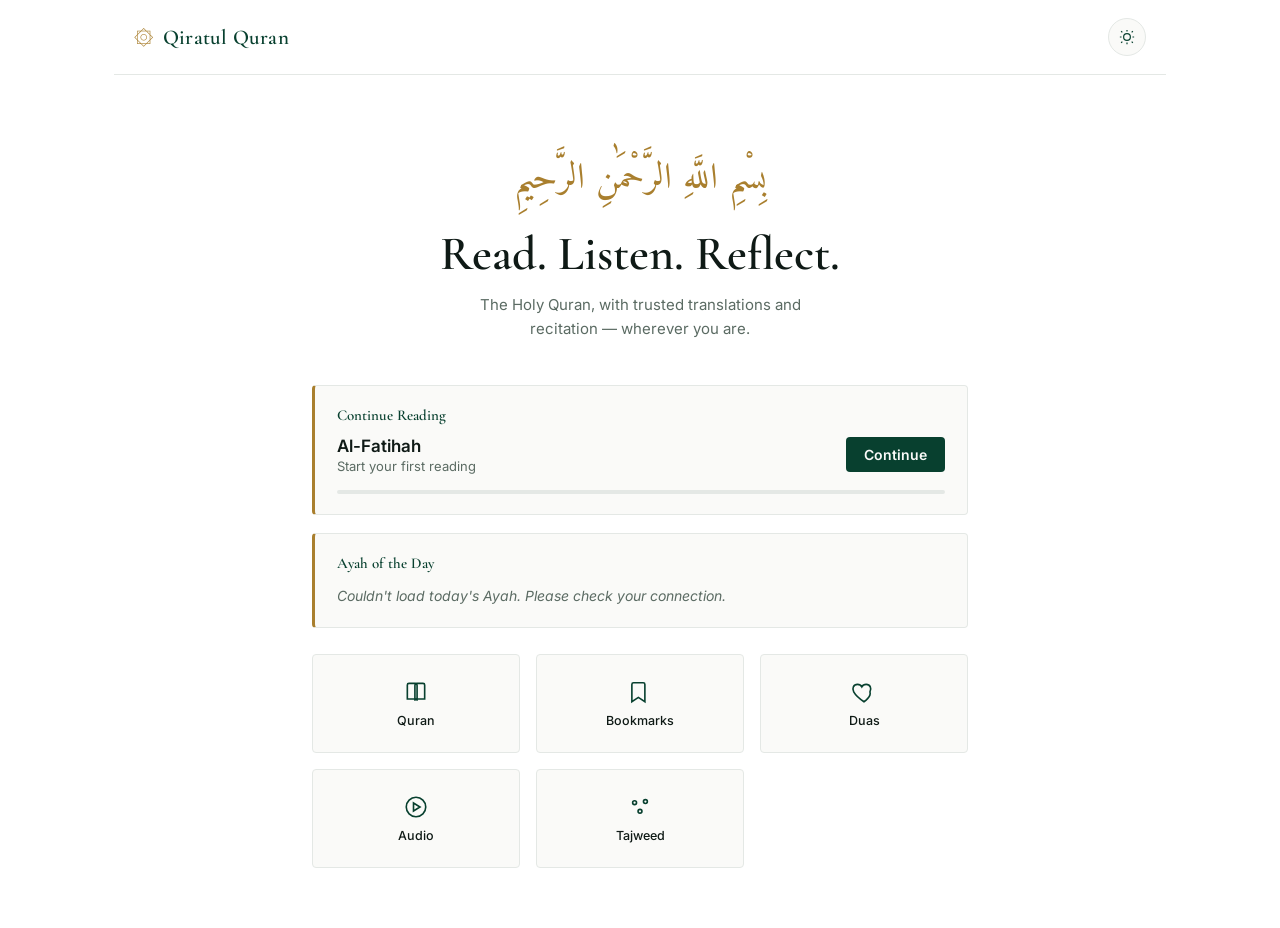
<file: index.html>
<!DOCTYPE html>
<html lang="en">
<head>
<meta charset="UTF-8">
<meta name="viewport" content="width=device-width, initial-scale=1.0">
<title>Qiratul Quran — Read, Listen & Memorize the Holy Quran Online</title>
<meta name="description" content="Read the Holy Quran online with authentic Arabic text, English & Urdu translations, Tajweed color-coding, audio recitation, bookmarks, and daily duas. Free, fast, and mobile-friendly.">
<meta name="keywords" content="Quran online, read Quran, Quran with translation, Quran Tajweed, Quran audio, Quran recitation, Islamic app, Quran memorization, Hifz, Surah list, Juz navigation, daily dua, Muslim app, Quran English translation, Quran Urdu translation, Quran mp3, online Mushaf">
<meta name="author" content="Qiratul Quran">
<link rel="canonical" href="https://www.qiratulquran.com/app/">

<meta property="og:type" content="website">
<meta property="og:title" content="Qiratul Quran — Read, Listen & Memorize the Holy Quran Online">
<meta property="og:description" content="Authentic Quran text, translations, Tajweed coloring, audio recitation, and daily duas — free and mobile-friendly.">
<meta property="og:site_name" content="Qiratul Quran">

<meta name="twitter:card" content="summary">
<meta name="twitter:title" content="Qiratul Quran — Read, Listen & Memorize the Holy Quran Online">
<meta name="twitter:description" content="Authentic Quran text, translations, Tajweed coloring, audio recitation, and daily duas — free and mobile-friendly.">

<meta name="theme-color" content="#08402F">
<link rel="preconnect" href="https://fonts.googleapis.com">
<link rel="preconnect" href="https://fonts.gstatic.com" crossorigin>
<link href="https://fonts.googleapis.com/css2?family=Amiri:wght@400;700&family=Cormorant+Garamond:wght@500;600;700&family=Inter:wght@400;500;600;700&display=swap" rel="stylesheet">
<link rel="stylesheet" href="style.css">
</head>
<body>

<div class="app-shell">

  <!-- Top bar -->
  <header class="topbar">
    <div class="brand">
      <span class="brand-mark" aria-hidden="true">۞</span>
      <span class="brand-name">Qiratul Quran</span>
    </div>
    <button class="theme-toggle" id="themeToggle" aria-label="Switch between light and dark mode">
      <svg class="icon-sun" viewBox="0 0 24 24" fill="none" stroke="currentColor" stroke-width="1.6"><circle cx="12" cy="12" r="4.5"/><path d="M12 2.5v2.2M12 19.3v2.2M4.2 4.2l1.55 1.55M18.25 18.25l1.55 1.55M2.5 12h2.2M19.3 12h2.2M4.2 19.8l1.55-1.55M18.25 5.75l1.55-1.55"/></svg>
      <svg class="icon-moon" viewBox="0 0 24 24" fill="none" stroke="currentColor" stroke-width="1.6"><path d="M20 14.2A8.5 8.5 0 1 1 9.8 4a6.8 6.8 0 0 0 10.2 10.2Z"/></svg>
    </button>
  </header>

  <main class="content">

    <!-- Hero -->
    <section class="hero">
      <p class="hero-bismillah" lang="ar" dir="rtl">بِسْمِ اللَّهِ الرَّحْمَٰنِ الرَّحِيمِ</p>
      <h1 class="hero-title">Read. Listen. Reflect.</h1>
      <p class="hero-sub">The Holy Quran, with trusted translations and recitation — wherever you are.</p>
    </section>

    <!-- Continue reading -->
    <section class="panel continue-panel" id="continuePanel" aria-label="Continue reading" hidden>
      <div class="panel-label">Continue Reading</div>
      <div class="continue-row">
        <div class="continue-info">
          <span class="continue-surah" id="continueSurah"></span>
          <span class="continue-ayah" id="continueAyah"></span>
        </div>
        <a class="btn btn-primary" id="continueBtn" href="#">Continue</a>
      </div>
      <div class="progress-track" aria-hidden="true">
        <div class="progress-fill" id="continueProgress"></div>
      </div>
    </section>

    <!-- Daily Ayah -->
    <section class="panel ayah-panel" aria-label="Ayah of the day">
      <div class="panel-label">Ayah of the Day</div>
      <div id="ayahLoading" class="ayah-placeholder"><p>Loading today's Ayah…</p></div>
      <div id="ayahContent" hidden>
        <p class="daily-ayah-arabic" id="dailyAyahArabic" lang="ar" dir="rtl"></p>
        <p class="daily-ayah-translation" id="dailyAyahTranslation"></p>
        <p class="daily-ayah-ref" id="dailyAyahRef"></p>
      </div>
    </section>

    <!-- Quick access -->
    <section class="quick-access" aria-label="Quick access">
      <a class="quick-item" href="quran.html">
        <span class="quick-icon" aria-hidden="true">
          <svg viewBox="0 0 24 24" fill="none" stroke="currentColor" stroke-width="1.5"><path d="M4 5.5C4 4.7 4.7 4 5.5 4H11a2 2 0 0 1 2 2v14a1.5 1.5 0 0 0-1.5-1.5H4z"/><path d="M20 5.5c0-.8-.7-1.5-1.5-1.5H13a2 2 0 0 0-2 2v14a1.5 1.5 0 0 1 1.5-1.5H20z"/></svg>
        </span>
        <span class="quick-label">Quran</span>
      </a>
      <a class="quick-item" href="bookmarks.html">
        <span class="quick-icon" aria-hidden="true">
          <svg viewBox="0 0 24 24" fill="none" stroke="currentColor" stroke-width="1.5"><path d="M6 3.5h9a1.5 1.5 0 0 1 1.5 1.5v16l-6-4-6 4V5A1.5 1.5 0 0 1 6 3.5Z"/></svg>
        </span>
        <span class="quick-label">Bookmarks</span>
      </a>
      <a class="quick-item" href="duas.html">
        <span class="quick-icon" aria-hidden="true">
          <svg viewBox="0 0 24 24" fill="none" stroke="currentColor" stroke-width="1.5"><path d="M12 21s-7-4.6-9.5-9.1C.7 8.6 2.3 5 6 5c2 0 3.4 1.1 4 2.2C10.6 6.1 12 5 14 5c3.7 0 5.3 3.6 3.5 6.9C19 16.4 12 21 12 21Z"/></svg>
        </span>
        <span class="quick-label">Duas</span>
      </a>
      <a class="quick-item" href="quran.html">
        <span class="quick-icon" aria-hidden="true">
          <svg viewBox="0 0 24 24" fill="none" stroke="currentColor" stroke-width="1.5"><circle cx="12" cy="12" r="9"/><path d="M9.7 8.3v7.4l6-3.7-6-3.7Z"/></svg>
        </span>
        <span class="quick-label">Audio</span>
      </a>
      <a class="quick-item" href="tajweed-guide.html">
        <span class="quick-icon" aria-hidden="true">
          <svg viewBox="0 0 24 24" fill="none" stroke="currentColor" stroke-width="1.5"><circle cx="7" cy="8" r="1.8"/><circle cx="17" cy="7" r="1.8"/><circle cx="12" cy="16" r="1.8"/></svg>
        </span>
        <span class="quick-label">Tajweed</span>
      </a>
    </section>

  </main>

  <!-- Bottom nav (mobile) -->
  <nav class="bottom-nav" aria-label="Primary">
    <a class="nav-item is-active" href="#">
      <svg viewBox="0 0 24 24" fill="none" stroke="currentColor" stroke-width="1.6"><path d="M4 11.5 12 4l8 7.5"/><path d="M6 10v9.5h12V10"/></svg>
      <span>Home</span>
    </a>
    <a class="nav-item" href="quran.html">
      <svg viewBox="0 0 24 24" fill="none" stroke="currentColor" stroke-width="1.6"><path d="M4 5.5C4 4.7 4.7 4 5.5 4H11a2 2 0 0 1 2 2v14a1.5 1.5 0 0 0-1.5-1.5H4z"/><path d="M20 5.5c0-.8-.7-1.5-1.5-1.5H13a2 2 0 0 0-2 2v14a1.5 1.5 0 0 1 1.5-1.5H20z"/></svg>
      <span>Quran</span>
    </a>
    <a class="nav-item" href="#">
      <svg viewBox="0 0 24 24" fill="none" stroke="currentColor" stroke-width="1.6"><circle cx="11" cy="11" r="7"/><path d="m20 20-3.5-3.5"/></svg>
      <span>Search</span>
    </a>
    <a class="nav-item" href="bookmarks.html">
      <svg viewBox="0 0 24 24" fill="none" stroke="currentColor" stroke-width="1.6"><path d="M6 3.5h9a1.5 1.5 0 0 1 1.5 1.5v16l-6-4-6 4V5A1.5 1.5 0 0 1 6 3.5Z"/></svg>
      <span>Saved</span>
    </a>
    <a class="nav-item" href="settings.html">
      <svg viewBox="0 0 24 24" fill="none" stroke="currentColor" stroke-width="1.6"><circle cx="12" cy="8" r="3.2"/><path d="M5 20c1-3.5 4-5.3 7-5.3S18 16.5 19 20"/></svg>
      <span>Account</span>
    </a>
  </nav>

</div>

<script src="script.js"></script>
<script src="home.js"></script>
</body>
</html>
</file>
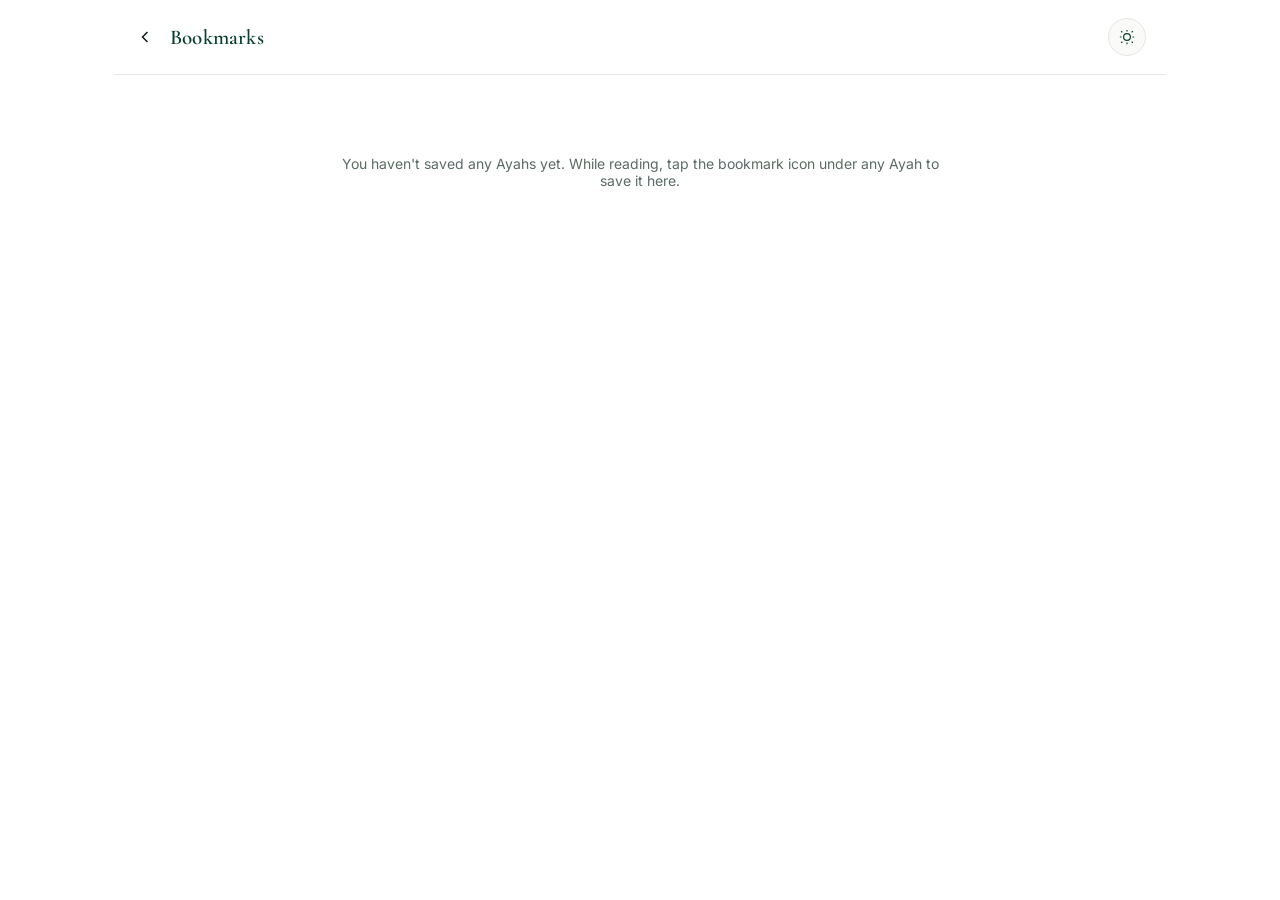
<file: bookmarks.html>
<!DOCTYPE html>
<html lang="en">
<head>
<meta charset="UTF-8">
<meta name="viewport" content="width=device-width, initial-scale=1.0">
<title>Bookmarked Ayahs | Qiratul Quran</title>
<meta name="description" content="View, revisit, and manage your saved Quran Ayahs.">
<link rel="preconnect" href="https://fonts.googleapis.com">
<link rel="preconnect" href="https://fonts.gstatic.com" crossorigin>
<link href="https://fonts.googleapis.com/css2?family=Amiri:wght@400;700&family=Cormorant+Garamond:wght@500;600;700&family=Inter:wght@400;500;600;700&display=swap" rel="stylesheet">
<link rel="stylesheet" href="style.css">
</head>
<body>

<div class="app-shell">

  <header class="topbar">
    <div class="brand">
      <a href="index.html" class="back-link" aria-label="Back to Home">
        <svg viewBox="0 0 24 24" fill="none" stroke="currentColor" stroke-width="1.8"><path d="M15 6l-6 6 6 6"/></svg>
      </a>
      <span class="brand-name">Bookmarks</span>
    </div>
    <button class="theme-toggle" id="themeToggle" aria-label="Switch between light and dark mode">
      <svg class="icon-sun" viewBox="0 0 24 24" fill="none" stroke="currentColor" stroke-width="1.6"><circle cx="12" cy="12" r="4.5"/><path d="M12 2.5v2.2M12 19.3v2.2M4.2 4.2l1.55 1.55M18.25 18.25l1.55 1.55M2.5 12h2.2M19.3 12h2.2M4.2 19.8l1.55-1.55M18.25 5.75l1.55-1.55"/></svg>
      <svg class="icon-moon" viewBox="0 0 24 24" fill="none" stroke="currentColor" stroke-width="1.6"><path d="M20 14.2A8.5 8.5 0 1 1 9.8 4a6.8 6.8 0 0 0 10.2 10.2Z"/></svg>
    </button>
  </header>

  <main class="content">
    <div id="emptyState" class="state-message" hidden>
      You haven't saved any Ayahs yet. While reading, tap the bookmark icon under any Ayah to save it here.
    </div>
    <ul id="bookmarkList" class="item-list" hidden></ul>
  </main>

  <nav class="bottom-nav" aria-label="Primary">
    <a class="nav-item" href="index.html">
      <svg viewBox="0 0 24 24" fill="none" stroke="currentColor" stroke-width="1.6"><path d="M4 11.5 12 4l8 7.5"/><path d="M6 10v9.5h12V10"/></svg>
      <span>Home</span>
    </a>
    <a class="nav-item" href="quran.html">
      <svg viewBox="0 0 24 24" fill="none" stroke="currentColor" stroke-width="1.6"><path d="M4 5.5C4 4.7 4.7 4 5.5 4H11a2 2 0 0 1 2 2v14a1.5 1.5 0 0 0-1.5-1.5H4z"/><path d="M20 5.5c0-.8-.7-1.5-1.5-1.5H13a2 2 0 0 0-2 2v14a1.5 1.5 0 0 1 1.5-1.5H20z"/></svg>
      <span>Quran</span>
    </a>
    <a class="nav-item" href="#">
      <svg viewBox="0 0 24 24" fill="none" stroke="currentColor" stroke-width="1.6"><circle cx="11" cy="11" r="7"/><path d="m20 20-3.5-3.5"/></svg>
      <span>Search</span>
    </a>
    <a class="nav-item is-active" href="bookmarks.html">
      <svg viewBox="0 0 24 24" fill="none" stroke="currentColor" stroke-width="1.6"><path d="M6 3.5h9a1.5 1.5 0 0 1 1.5 1.5v16l-6-4-6 4V5A1.5 1.5 0 0 1 6 3.5Z"/></svg>
      <span>Saved</span>
    </a>
    <a class="nav-item" href="settings.html">
      <svg viewBox="0 0 24 24" fill="none" stroke="currentColor" stroke-width="1.6"><circle cx="12" cy="8" r="3.2"/><path d="M5 20c1-3.5 4-5.3 7-5.3S18 16.5 19 20"/></svg>
      <span>Account</span>
    </a>
  </nav>

</div>

<script src="script.js"></script>
<script src="bookmarks.js"></script>
</body>
</html>
</file>
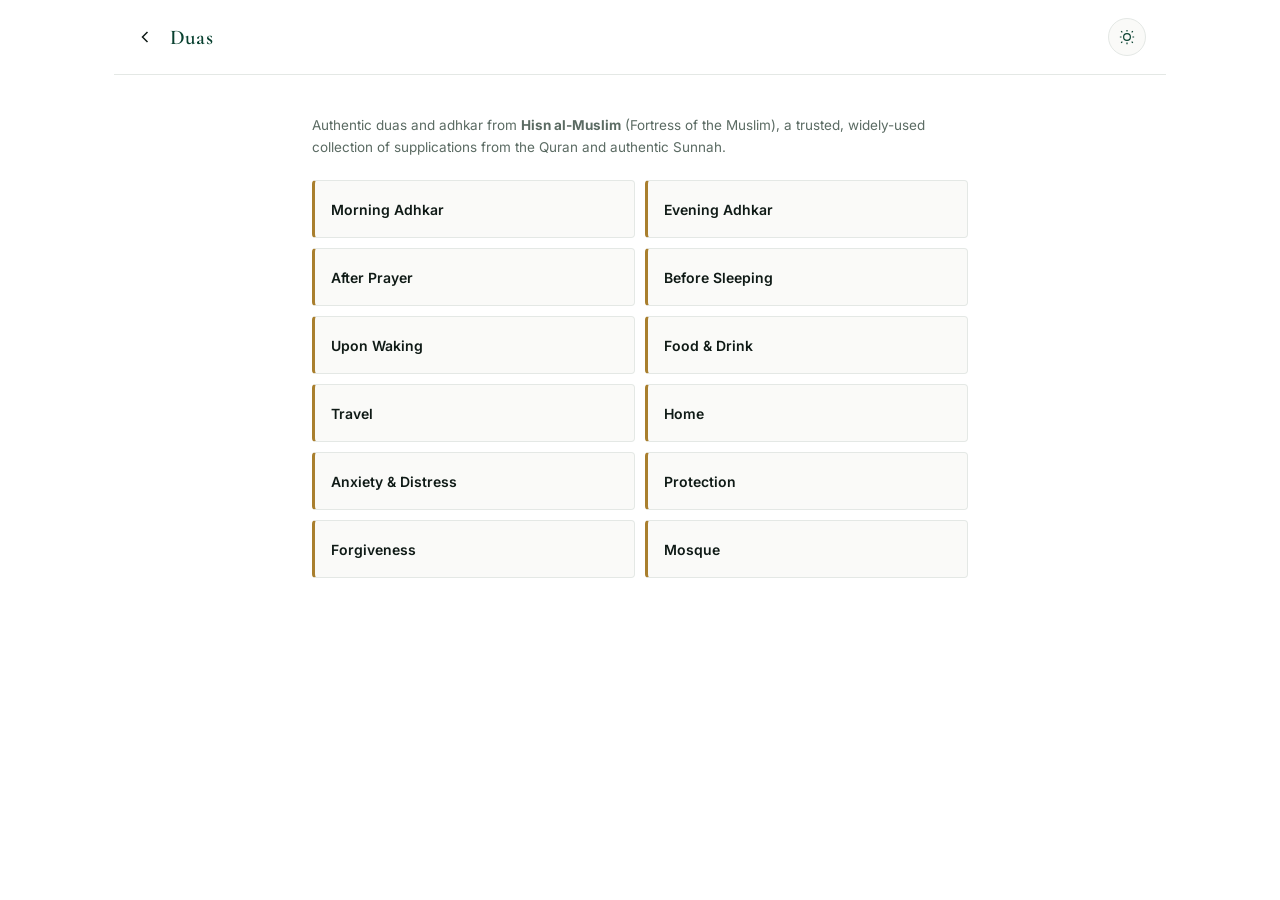
<file: duas.html>
<!DOCTYPE html>
<html lang="en">
<head>
<meta charset="UTF-8">
<meta name="viewport" content="width=device-width, initial-scale=1.0">
<title>Duas & Adhkar — Morning, Evening & Daily | Qiratul Quran</title>
<meta name="description" content="Authentic duas and adhkar from Hisn al-Muslim (Fortress of the Muslim) — morning and evening adhkar, travel, food, protection, and more, with Arabic and English.">
<meta name="keywords" content="Islamic duas, morning adhkar, evening adhkar, Hisn al-Muslim, Fortress of the Muslim, dua for travel, dua before eating, dua for anxiety, authentic dua app">
<meta name="theme-color" content="#08402F">
<link rel="preconnect" href="https://fonts.googleapis.com">
<link rel="preconnect" href="https://fonts.gstatic.com" crossorigin>
<link href="https://fonts.googleapis.com/css2?family=Amiri:wght@400;700&family=Cormorant+Garamond:wght@500;600;700&family=Inter:wght@400;500;600;700&display=swap" rel="stylesheet">
<link rel="stylesheet" href="style.css">
</head>
<body>

<div class="app-shell">

  <!-- Top bar -->
  <header class="topbar">
    <div class="brand">
      <a href="index.html" class="back-link" id="duasBackLink" aria-label="Back">
        <svg viewBox="0 0 24 24" fill="none" stroke="currentColor" stroke-width="1.8"><path d="M15 6l-6 6 6 6"/></svg>
      </a>
      <span class="brand-name" id="duasTitle">Duas</span>
    </div>
    <button class="theme-toggle" id="themeToggle" aria-label="Switch between light and dark mode">
      <svg class="icon-sun" viewBox="0 0 24 24" fill="none" stroke="currentColor" stroke-width="1.6"><circle cx="12" cy="12" r="4.5"/><path d="M12 2.5v2.2M12 19.3v2.2M4.2 4.2l1.55 1.55M18.25 18.25l1.55 1.55M2.5 12h2.2M19.3 12h2.2M4.2 19.8l1.55-1.55M18.25 5.75l1.55-1.55"/></svg>
      <svg class="icon-moon" viewBox="0 0 24 24" fill="none" stroke="currentColor" stroke-width="1.6"><path d="M20 14.2A8.5 8.5 0 1 1 9.8 4a6.8 6.8 0 0 0 10.2 10.2Z"/></svg>
    </button>
  </header>

  <main class="content">

    <p class="page-intro" id="categoryIntro">
      Authentic duas and adhkar from <strong>Hisn al-Muslim</strong> (Fortress of the Muslim), a trusted, widely-used collection of supplications from the Quran and authentic Sunnah.
    </p>

    <!-- Category grid -->
    <div id="categoryGrid" class="dua-category-grid"></div>

    <!-- Loading -->
    <div id="loadingState" class="state-message" hidden>Loading duas…</div>

    <!-- Error -->
    <div id="errorState" class="state-message" hidden>
      Couldn't load duas right now. Please check your connection and
      <button id="retryBtn" class="link-btn">try again</button>.
    </div>

    <!-- Dua detail list -->
    <ul id="duaList" class="dua-list" hidden></ul>

  </main>

  <!-- Bottom nav (mobile) -->
  <nav class="bottom-nav" aria-label="Primary">
    <a class="nav-item" href="index.html">
      <svg viewBox="0 0 24 24" fill="none" stroke="currentColor" stroke-width="1.6"><path d="M4 11.5 12 4l8 7.5"/><path d="M6 10v9.5h12V10"/></svg>
      <span>Home</span>
    </a>
    <a class="nav-item" href="quran.html">
      <svg viewBox="0 0 24 24" fill="none" stroke="currentColor" stroke-width="1.6"><path d="M4 5.5C4 4.7 4.7 4 5.5 4H11a2 2 0 0 1 2 2v14a1.5 1.5 0 0 0-1.5-1.5H4z"/><path d="M20 5.5c0-.8-.7-1.5-1.5-1.5H13a2 2 0 0 0-2 2v14a1.5 1.5 0 0 1 1.5-1.5H20z"/></svg>
      <span>Quran</span>
    </a>
    <a class="nav-item" href="#">
      <svg viewBox="0 0 24 24" fill="none" stroke="currentColor" stroke-width="1.6"><circle cx="11" cy="11" r="7"/><path d="m20 20-3.5-3.5"/></svg>
      <span>Search</span>
    </a>
    <a class="nav-item" href="bookmarks.html">
      <svg viewBox="0 0 24 24" fill="none" stroke="currentColor" stroke-width="1.6"><path d="M6 3.5h9a1.5 1.5 0 0 1 1.5 1.5v16l-6-4-6 4V5A1.5 1.5 0 0 1 6 3.5Z"/></svg>
      <span>Saved</span>
    </a>
    <a class="nav-item" href="settings.html">
      <svg viewBox="0 0 24 24" fill="none" stroke="currentColor" stroke-width="1.6"><circle cx="12" cy="8" r="3.2"/><path d="M5 20c1-3.5 4-5.3 7-5.3S18 16.5 19 20"/></svg>
      <span>Account</span>
    </a>
  </nav>

</div>

<script src="script.js"></script>
<script src="duas.js"></script>
</body>
</html>
</file>
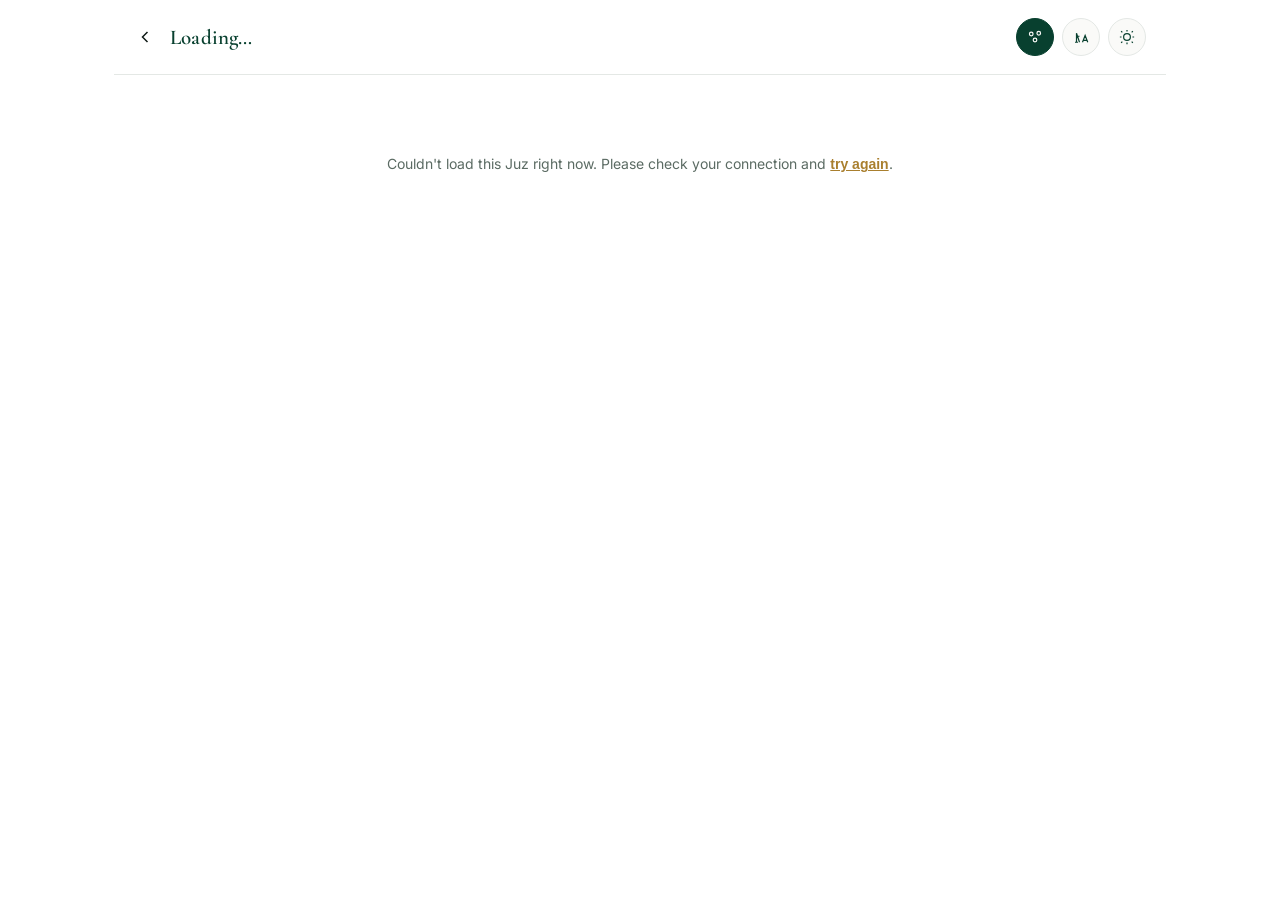
<file: juz.html>
<!DOCTYPE html>
<html lang="en">
<head>
<meta charset="UTF-8">
<meta name="viewport" content="width=device-width, initial-scale=1.0">
<title>Juz Reader — The Holy Quran | Qiratul Quran</title>
<meta name="description" content="Read the Holy Quran by Juz (Para), with authentic Arabic text, Tajweed coloring, translation, and audio recitation.">
<meta name="keywords" content="Juz Quran, Para Quran, Quran by Juz, 30 Juz Quran, Quran Para reading">
<meta name="theme-color" content="#08402F">
<link rel="preconnect" href="https://fonts.googleapis.com">
<link rel="preconnect" href="https://fonts.gstatic.com" crossorigin>
<link href="https://fonts.googleapis.com/css2?family=Amiri:wght@400;700&family=Cormorant+Garamond:wght@500;600;700&family=Inter:wght@400;500;600;700&display=swap" rel="stylesheet">
<link rel="stylesheet" href="style.css">
</head>
<body>

<div class="app-shell">

  <header class="topbar">
    <div class="brand">
      <a href="quran.html" class="back-link" aria-label="Back to Quran list">
        <svg viewBox="0 0 24 24" fill="none" stroke="currentColor" stroke-width="1.8"><path d="M15 6l-6 6 6 6"/></svg>
      </a>
      <span class="brand-name" id="juzTitle">Loading…</span>
    </div>
    <div class="topbar-actions">
      <button class="icon-btn" id="tajweedBtn" aria-label="Toggle Tajweed coloring">
        <svg viewBox="0 0 24 24" fill="none" stroke="currentColor" stroke-width="1.6"><circle cx="7" cy="8" r="2.4"/><circle cx="17" cy="7" r="2.4"/><circle cx="12" cy="16" r="2.4"/></svg>
      </button>
      <button class="icon-btn" id="fontSizeBtn" aria-label="Adjust text size">
        <svg viewBox="0 0 24 24" fill="none" stroke="currentColor" stroke-width="1.6"><path d="M4 19h4M6 19V7l4 12M6 11h4M14 19l3.5-9 3.5 9M14.8 16.5h5.4"/></svg>
      </button>
      <button class="theme-toggle" id="themeToggle" aria-label="Switch between light and dark mode">
        <svg class="icon-sun" viewBox="0 0 24 24" fill="none" stroke="currentColor" stroke-width="1.6"><circle cx="12" cy="12" r="4.5"/><path d="M12 2.5v2.2M12 19.3v2.2M4.2 4.2l1.55 1.55M18.25 18.25l1.55 1.55M2.5 12h2.2M19.3 12h2.2M4.2 19.8l1.55-1.55M18.25 5.75l1.55-1.55"/></svg>
        <svg class="icon-moon" viewBox="0 0 24 24" fill="none" stroke="currentColor" stroke-width="1.6"><path d="M20 14.2A8.5 8.5 0 1 1 9.8 4a6.8 6.8 0 0 0 10.2 10.2Z"/></svg>
      </button>
    </div>
  </header>

  <div class="font-popover" id="fontPopover" hidden>
    <label>
      Arabic text size
      <input type="range" id="arabicSizeSlider" min="20" max="44" step="2">
    </label>
    <label>
      Translation text size
      <input type="range" id="translationSizeSlider" min="13" max="24" step="1">
    </label>
    <a href="tajweed-guide.html" class="link-btn" style="align-self:flex-start;">View Tajweed color guide</a>
  </div>

  <main class="content reader-content">

    <p class="source-label" id="translationSource" hidden></p>

    <div id="loadingState" class="state-message">Loading Juz…</div>

    <div id="errorState" class="state-message" hidden>
      Couldn't load this Juz right now. Please check your connection and
      <button id="retryBtn" class="link-btn">try again</button>.
    </div>

    <ul id="ayahList" class="ayah-list" hidden></ul>

  </main>

  <div class="audio-bar" id="audioBar" hidden>
    <button class="audio-btn" id="prevAyahBtn" aria-label="Previous Ayah">
      <svg viewBox="0 0 24 24" fill="none" stroke="currentColor" stroke-width="1.8"><path d="M16 5l-7 7 7 7M8 5v14"/></svg>
    </button>
    <button class="audio-btn audio-btn-play" id="playPauseBtn" aria-label="Play or pause">
      <svg class="icon-play" viewBox="0 0 24 24" fill="currentColor"><path d="M8 5v14l11-7z"/></svg>
      <svg class="icon-pause" viewBox="0 0 24 24" fill="currentColor" hidden><rect x="6" y="5" width="4" height="14"/><rect x="14" y="5" width="4" height="14"/></svg>
    </button>
    <button class="audio-btn" id="nextAyahBtn" aria-label="Next Ayah">
      <svg viewBox="0 0 24 24" fill="none" stroke="currentColor" stroke-width="1.8"><path d="M8 5l7 7-7 7M16 5v14"/></svg>
    </button>
    <span class="audio-label" id="audioLabel">Ayah 1</span>
  </div>

  <audio id="audioPlayer"></audio>

</div>

<script src="script.js"></script>
<script src="juz.js"></script>
</body>
</html>
</file>
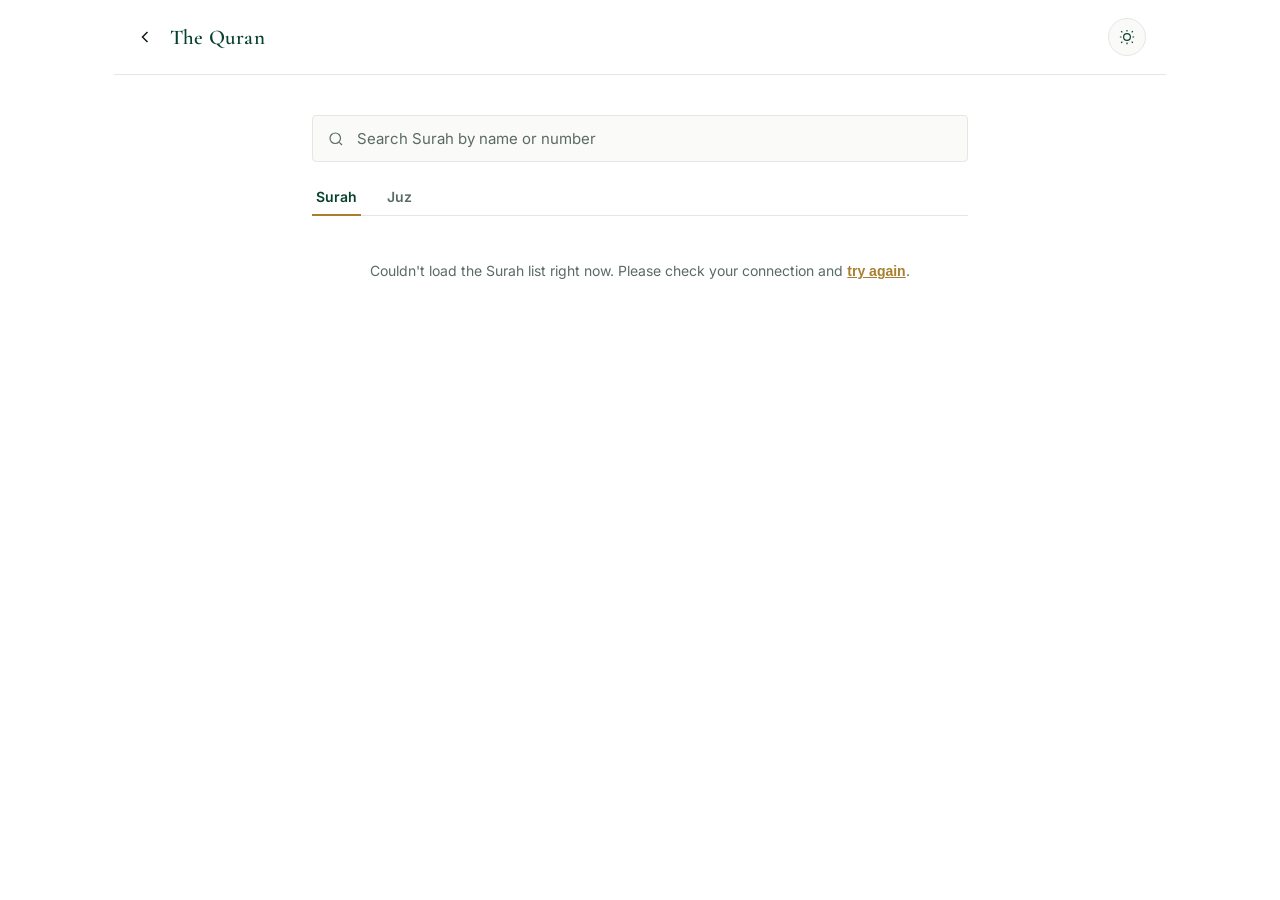
<file: quran.html>
<!DOCTYPE html>
<html lang="en">
<head>
<meta charset="UTF-8">
<meta name="viewport" content="width=device-width, initial-scale=1.0">
<title>All 114 Surahs — The Holy Quran | Qiratul Quran</title>
<meta name="description" content="Browse all 114 Surahs of the Holy Quran with Arabic names, English names, Makki/Madani status, Ayah counts, search, and Juz navigation.">
<meta name="keywords" content="114 Surahs, Quran Surah list, Surah names, Makki Madani Surahs, Juz navigation, Quran chapters, Surah search">
<link rel="canonical" href="https://www.qiratulquran.com/app/quran.html">
<meta name="theme-color" content="#08402F">
<link rel="preconnect" href="https://fonts.googleapis.com">
<link rel="preconnect" href="https://fonts.gstatic.com" crossorigin>
<link href="https://fonts.googleapis.com/css2?family=Amiri:wght@400;700&family=Cormorant+Garamond:wght@500;600;700&family=Inter:wght@400;500;600;700&display=swap" rel="stylesheet">
<link rel="stylesheet" href="style.css">
</head>
<body>

<div class="app-shell">

  <!-- Top bar -->
  <header class="topbar">
    <div class="brand">
      <a href="index.html" class="back-link" aria-label="Back to Home">
        <svg viewBox="0 0 24 24" fill="none" stroke="currentColor" stroke-width="1.8"><path d="M15 6l-6 6 6 6"/></svg>
      </a>
      <span class="brand-name">The Quran</span>
    </div>
    <button class="theme-toggle" id="themeToggle" aria-label="Switch between light and dark mode">
      <svg class="icon-sun" viewBox="0 0 24 24" fill="none" stroke="currentColor" stroke-width="1.6"><circle cx="12" cy="12" r="4.5"/><path d="M12 2.5v2.2M12 19.3v2.2M4.2 4.2l1.55 1.55M18.25 18.25l1.55 1.55M2.5 12h2.2M19.3 12h2.2M4.2 19.8l1.55-1.55M18.25 5.75l1.55-1.55"/></svg>
      <svg class="icon-moon" viewBox="0 0 24 24" fill="none" stroke="currentColor" stroke-width="1.6"><path d="M20 14.2A8.5 8.5 0 1 1 9.8 4a6.8 6.8 0 0 0 10.2 10.2Z"/></svg>
    </button>
  </header>

  <main class="content">

    <!-- Search -->
    <div class="search-bar">
      <svg viewBox="0 0 24 24" fill="none" stroke="currentColor" stroke-width="1.6" class="search-icon"><circle cx="11" cy="11" r="7"/><path d="m20 20-3.5-3.5"/></svg>
      <input type="text" id="searchInput" placeholder="Search Surah by name or number" autocomplete="off">
    </div>

    <!-- Tabs -->
    <div class="tab-group" role="tablist">
      <button class="tab is-active" id="tabSurah" role="tab" aria-selected="true">Surah</button>
      <button class="tab" id="tabJuz" role="tab" aria-selected="false">Juz</button>
    </div>

    <!-- Loading -->
    <div id="loadingState" class="state-message">Loading Surah list…</div>

    <!-- Error -->
    <div id="errorState" class="state-message" hidden>
      Couldn't load the Surah list right now. Please check your connection and
      <button id="retryBtn" class="link-btn">try again</button>.
    </div>

    <!-- Surah list -->
    <ul id="surahList" class="item-list" hidden></ul>

    <!-- Juz list -->
    <ul id="juzList" class="item-list" hidden></ul>

    <!-- No results -->
    <div id="noResults" class="state-message" hidden>No Surah matches your search.</div>

  </main>

  <!-- Bottom nav (mobile) -->
  <nav class="bottom-nav" aria-label="Primary">
    <a class="nav-item" href="index.html">
      <svg viewBox="0 0 24 24" fill="none" stroke="currentColor" stroke-width="1.6"><path d="M4 11.5 12 4l8 7.5"/><path d="M6 10v9.5h12V10"/></svg>
      <span>Home</span>
    </a>
    <a class="nav-item is-active" href="quran.html">
      <svg viewBox="0 0 24 24" fill="none" stroke="currentColor" stroke-width="1.6"><path d="M4 5.5C4 4.7 4.7 4 5.5 4H11a2 2 0 0 1 2 2v14a1.5 1.5 0 0 0-1.5-1.5H4z"/><path d="M20 5.5c0-.8-.7-1.5-1.5-1.5H13a2 2 0 0 0-2 2v14a1.5 1.5 0 0 1 1.5-1.5H20z"/></svg>
      <span>Quran</span>
    </a>
    <a class="nav-item" href="#">
      <svg viewBox="0 0 24 24" fill="none" stroke="currentColor" stroke-width="1.6"><circle cx="11" cy="11" r="7"/><path d="m20 20-3.5-3.5"/></svg>
      <span>Search</span>
    </a>
    <a class="nav-item" href="#">
      <svg viewBox="0 0 24 24" fill="none" stroke="currentColor" stroke-width="1.6"><path d="M6 3.5h9a1.5 1.5 0 0 1 1.5 1.5v16l-6-4-6 4V5A1.5 1.5 0 0 1 6 3.5Z"/></svg>
      <span>Saved</span>
    </a>
    <a class="nav-item" href="#">
      <svg viewBox="0 0 24 24" fill="none" stroke="currentColor" stroke-width="1.6"><circle cx="12" cy="8" r="3.2"/><path d="M5 20c1-3.5 4-5.3 7-5.3S18 16.5 19 20"/></svg>
      <span>Account</span>
    </a>
  </nav>

</div>

<script src="script.js"></script>
<script src="quran.js"></script>
</body>
</html>
</file>
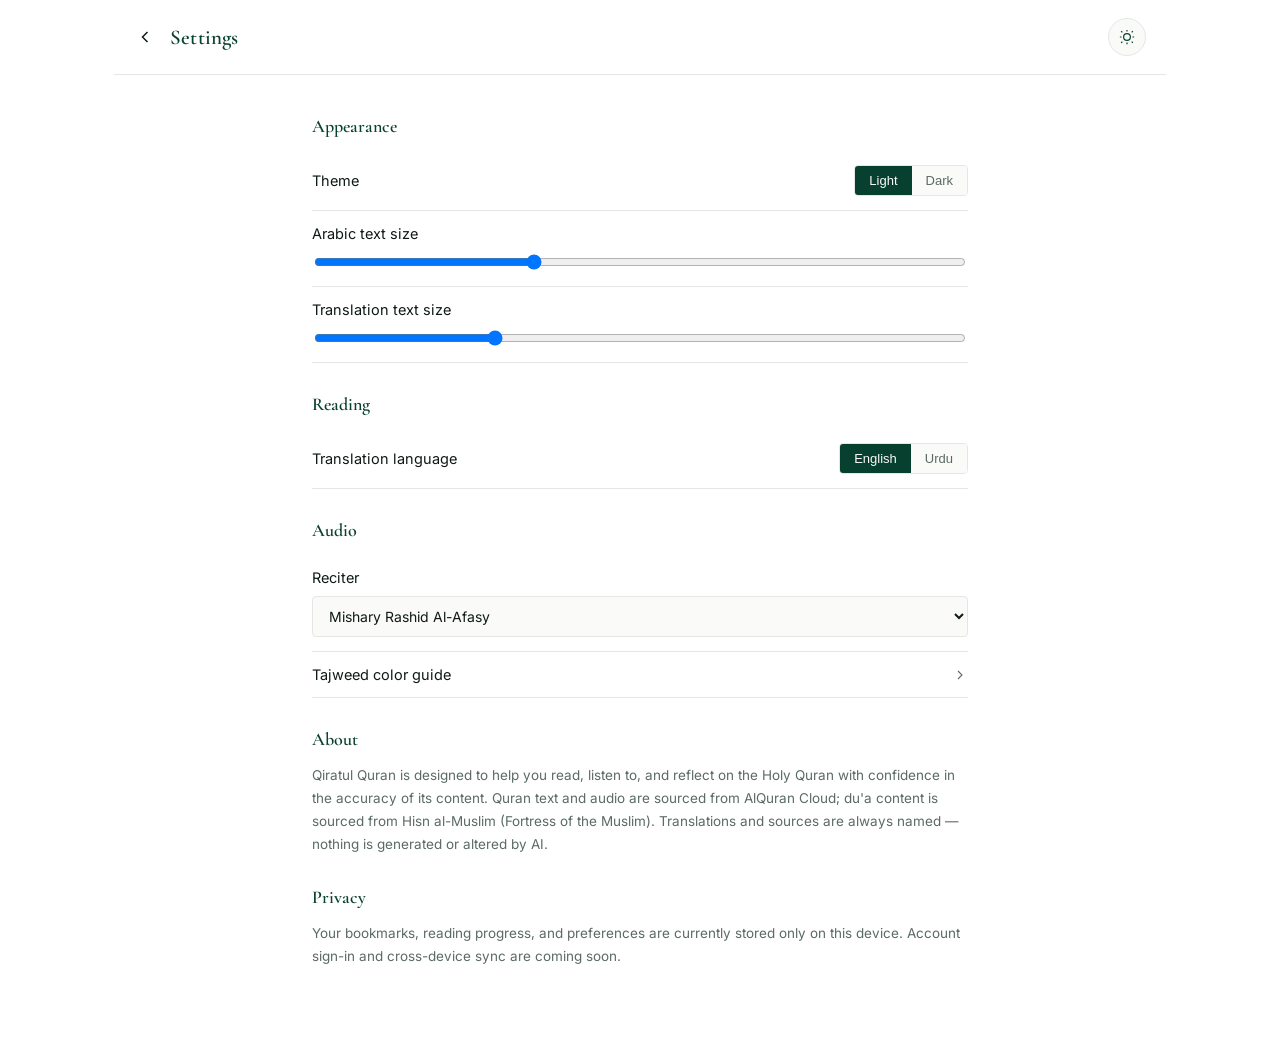
<file: settings.html>
<!DOCTYPE html>
<html lang="en">
<head>
<meta charset="UTF-8">
<meta name="viewport" content="width=device-width, initial-scale=1.0">
<title>Settings | Qiratul Quran</title>
<meta name="description" content="Customize theme, font size, translation language, and reciter preferences.">
<link rel="preconnect" href="https://fonts.googleapis.com">
<link rel="preconnect" href="https://fonts.gstatic.com" crossorigin>
<link href="https://fonts.googleapis.com/css2?family=Amiri:wght@400;700&family=Cormorant+Garamond:wght@500;600;700&family=Inter:wght@400;500;600;700&display=swap" rel="stylesheet">
<link rel="stylesheet" href="style.css">
</head>
<body>

<div class="app-shell">

  <header class="topbar">
    <div class="brand">
      <a href="index.html" class="back-link" aria-label="Back to Home">
        <svg viewBox="0 0 24 24" fill="none" stroke="currentColor" stroke-width="1.8"><path d="M15 6l-6 6 6 6"/></svg>
      </a>
      <span class="brand-name">Settings</span>
    </div>
    <button class="theme-toggle" id="themeToggle" aria-label="Switch between light and dark mode">
      <svg class="icon-sun" viewBox="0 0 24 24" fill="none" stroke="currentColor" stroke-width="1.6"><circle cx="12" cy="12" r="4.5"/><path d="M12 2.5v2.2M12 19.3v2.2M4.2 4.2l1.55 1.55M18.25 18.25l1.55 1.55M2.5 12h2.2M19.3 12h2.2M4.2 19.8l1.55-1.55M18.25 5.75l1.55-1.55"/></svg>
      <svg class="icon-moon" viewBox="0 0 24 24" fill="none" stroke="currentColor" stroke-width="1.6"><path d="M20 14.2A8.5 8.5 0 1 1 9.8 4a6.8 6.8 0 0 0 10.2 10.2Z"/></svg>
    </button>
  </header>

  <main class="content">

    <section class="settings-section">
      <h2 class="settings-heading">Appearance</h2>

      <div class="settings-row">
        <span>Theme</span>
        <div class="segmented" id="themeSegmented">
          <button data-value="light">Light</button>
          <button data-value="dark">Dark</button>
        </div>
      </div>

      <div class="settings-row settings-row-stack">
        <label for="arabicSizeSlider">Arabic text size</label>
        <input type="range" id="arabicSizeSlider" min="20" max="44" step="2">
      </div>

      <div class="settings-row settings-row-stack">
        <label for="translationSizeSlider">Translation text size</label>
        <input type="range" id="translationSizeSlider" min="13" max="24" step="1">
      </div>
    </section>

    <section class="settings-section">
      <h2 class="settings-heading">Reading</h2>

      <div class="settings-row">
        <span>Translation language</span>
        <div class="segmented" id="langSegmented">
          <button data-value="en">English</button>
          <button data-value="ur">Urdu</button>
        </div>
      </div>
    </section>

    <section class="settings-section">
      <h2 class="settings-heading">Audio</h2>
      <div class="settings-row settings-row-stack">
        <label for="reciterSelect">Reciter</label>
        <select id="reciterSelect" class="select-input">
          <option value="ar.alafasy">Mishary Rashid Al-Afasy</option>
          <option value="ar.abdulbasit">Abdul Basit Abdul Samad</option>
          <option value="ar.husary">Mahmoud Khalil Al-Husary</option>
          <option value="ar.minshawi">Mohamed Siddiq Al-Minshawi</option>
        </select>
      </div>
      <div class="settings-row">
        <a href="tajweed-guide.html">Tajweed color guide</a>
        <svg viewBox="0 0 24 24" fill="none" stroke="currentColor" stroke-width="1.6" style="width:16px;height:16px;color:var(--ink-soft);"><path d="M9 6l6 6-6 6"/></svg>
      </div>
    </section>

    <section class="settings-section">
      <h2 class="settings-heading">About</h2>
      <p class="settings-text">
        Qiratul Quran is designed to help you read, listen to, and reflect on the Holy Quran with confidence in the accuracy of its content. Quran text and audio are sourced from AlQuran Cloud; du'a content is sourced from Hisn al-Muslim (Fortress of the Muslim). Translations and sources are always named — nothing is generated or altered by AI.
      </p>
    </section>

    <section class="settings-section">
      <h2 class="settings-heading">Privacy</h2>
      <p class="settings-text">
        Your bookmarks, reading progress, and preferences are currently stored only on this device. Account sign-in and cross-device sync are coming soon.
      </p>
    </section>

  </main>

  <nav class="bottom-nav" aria-label="Primary">
    <a class="nav-item" href="index.html">
      <svg viewBox="0 0 24 24" fill="none" stroke="currentColor" stroke-width="1.6"><path d="M4 11.5 12 4l8 7.5"/><path d="M6 10v9.5h12V10"/></svg>
      <span>Home</span>
    </a>
    <a class="nav-item" href="quran.html">
      <svg viewBox="0 0 24 24" fill="none" stroke="currentColor" stroke-width="1.6"><path d="M4 5.5C4 4.7 4.7 4 5.5 4H11a2 2 0 0 1 2 2v14a1.5 1.5 0 0 0-1.5-1.5H4z"/><path d="M20 5.5c0-.8-.7-1.5-1.5-1.5H13a2 2 0 0 0-2 2v14a1.5 1.5 0 0 1 1.5-1.5H20z"/></svg>
      <span>Quran</span>
    </a>
    <a class="nav-item" href="#">
      <svg viewBox="0 0 24 24" fill="none" stroke="currentColor" stroke-width="1.6"><circle cx="11" cy="11" r="7"/><path d="m20 20-3.5-3.5"/></svg>
      <span>Search</span>
    </a>
    <a class="nav-item" href="bookmarks.html">
      <svg viewBox="0 0 24 24" fill="none" stroke="currentColor" stroke-width="1.6"><path d="M6 3.5h9a1.5 1.5 0 0 1 1.5 1.5v16l-6-4-6 4V5A1.5 1.5 0 0 1 6 3.5Z"/></svg>
      <span>Saved</span>
    </a>
    <a class="nav-item is-active" href="settings.html">
      <svg viewBox="0 0 24 24" fill="none" stroke="currentColor" stroke-width="1.6"><circle cx="12" cy="8" r="3.2"/><path d="M5 20c1-3.5 4-5.3 7-5.3S18 16.5 19 20"/></svg>
      <span>Account</span>
    </a>
  </nav>

</div>

<script src="script.js"></script>
<script src="settings.js"></script>
</body>
</html>
</file>
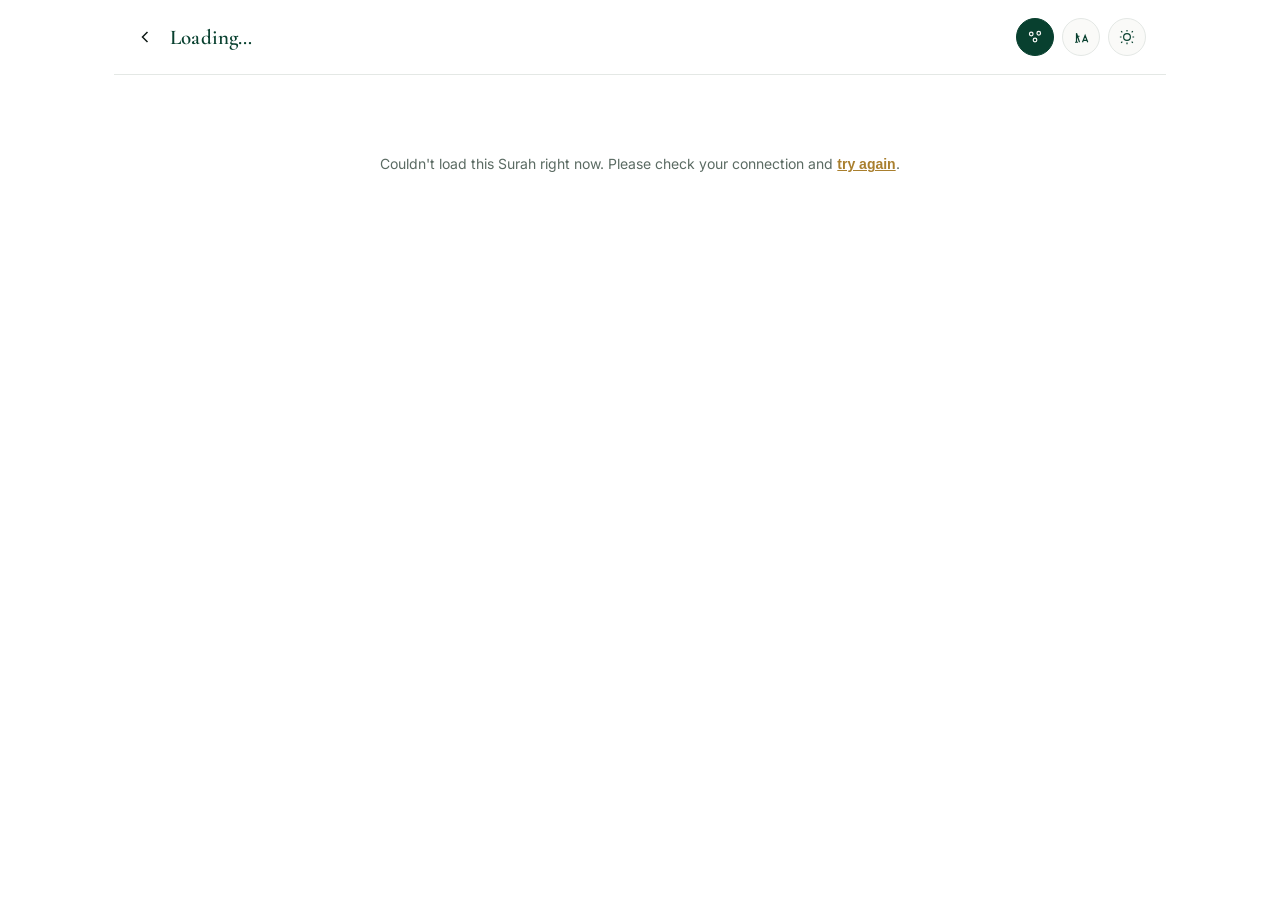
<file: surah.html>
<!DOCTYPE html>
<html lang="en">
<head>
<meta charset="UTF-8">
<meta name="viewport" content="width=device-width, initial-scale=1.0">
<title>Quran Reader — Arabic, Translation & Audio | Qiratul Quran</title>
<meta name="description" content="Read the Holy Quran verse by verse with authentic Arabic text, Tajweed color-coding, English & Urdu translation, and audio recitation from renowned Qaris.">
<meta name="keywords" content="Quran reader, read Quran online, Quran Tajweed colors, Quran translation, Quran audio recitation, Ayah by Ayah, Mishary Alafasy Quran, Abdul Basit Quran">
<meta name="theme-color" content="#08402F">
<link rel="preconnect" href="https://fonts.googleapis.com">
<link rel="preconnect" href="https://fonts.gstatic.com" crossorigin>
<link href="https://fonts.googleapis.com/css2?family=Amiri:wght@400;700&family=Cormorant+Garamond:wght@500;600;700&family=Inter:wght@400;500;600;700&display=swap" rel="stylesheet">
<link rel="stylesheet" href="style.css">
</head>
<body>

<div class="app-shell">

  <!-- Top bar -->
  <header class="topbar">
    <div class="brand">
      <a href="quran.html" class="back-link" aria-label="Back to Quran list">
        <svg viewBox="0 0 24 24" fill="none" stroke="currentColor" stroke-width="1.8"><path d="M15 6l-6 6 6 6"/></svg>
      </a>
      <span class="brand-name" id="surahTitle">Loading…</span>
    </div>
    <div class="topbar-actions">
      <button class="icon-btn" id="tajweedBtn" aria-label="Toggle Tajweed coloring">
        <svg viewBox="0 0 24 24" fill="none" stroke="currentColor" stroke-width="1.6"><circle cx="7" cy="8" r="2.4"/><circle cx="17" cy="7" r="2.4"/><circle cx="12" cy="16" r="2.4"/></svg>
      </button>
      <button class="icon-btn" id="fontSizeBtn" aria-label="Adjust text size">
        <svg viewBox="0 0 24 24" fill="none" stroke="currentColor" stroke-width="1.6"><path d="M4 19h4M6 19V7l4 12M6 11h4M14 19l3.5-9 3.5 9M14.8 16.5h5.4"/></svg>
      </button>
      <button class="theme-toggle" id="themeToggle" aria-label="Switch between light and dark mode">
        <svg class="icon-sun" viewBox="0 0 24 24" fill="none" stroke="currentColor" stroke-width="1.6"><circle cx="12" cy="12" r="4.5"/><path d="M12 2.5v2.2M12 19.3v2.2M4.2 4.2l1.55 1.55M18.25 18.25l1.55 1.55M2.5 12h2.2M19.3 12h2.2M4.2 19.8l1.55-1.55M18.25 5.75l1.55-1.55"/></svg>
        <svg class="icon-moon" viewBox="0 0 24 24" fill="none" stroke="currentColor" stroke-width="1.6"><path d="M20 14.2A8.5 8.5 0 1 1 9.8 4a6.8 6.8 0 0 0 10.2 10.2Z"/></svg>
      </button>
    </div>
  </header>

  <!-- Font size popover -->
  <div class="font-popover" id="fontPopover" hidden>
    <label>
      Arabic text size
      <input type="range" id="arabicSizeSlider" min="20" max="44" step="2">
    </label>
    <label>
      Translation text size
      <input type="range" id="translationSizeSlider" min="13" max="24" step="1">
    </label>
    <a href="tajweed-guide.html" class="link-btn" style="align-self:flex-start;">View Tajweed color guide</a>
  </div>

  <main class="content reader-content">

    <!-- Loading -->
    <div id="loadingState" class="state-message">Loading Surah…</div>

    <!-- Error -->
    <div id="errorState" class="state-message" hidden>
      Couldn't load this Surah right now. Please check your connection and
      <button id="retryBtn" class="link-btn">try again</button>.
    </div>

    <!-- Surah header -->
    <div id="surahHeader" class="surah-header" hidden>
      <p class="surah-header-arabic" id="surahArabicName" lang="ar" dir="rtl"></p>
      <p class="surah-header-meta" id="surahMeta"></p>
      <p class="hero-bismillah" id="bismillah" lang="ar" dir="rtl">بِسْمِ اللَّهِ الرَّحْمَٰنِ الرَّحِيمِ</p>
      <p class="source-label" id="translationSource"></p>
    </div>

    <!-- Ayah list -->
    <ul id="ayahList" class="ayah-list" hidden></ul>

  </main>

  <!-- Audio player bar -->
  <div class="audio-bar" id="audioBar" hidden>
    <button class="audio-btn" id="prevAyahBtn" aria-label="Previous Ayah">
      <svg viewBox="0 0 24 24" fill="none" stroke="currentColor" stroke-width="1.8"><path d="M16 5l-7 7 7 7M8 5v14"/></svg>
    </button>
    <button class="audio-btn audio-btn-play" id="playPauseBtn" aria-label="Play or pause">
      <svg class="icon-play" viewBox="0 0 24 24" fill="currentColor"><path d="M8 5v14l11-7z"/></svg>
      <svg class="icon-pause" viewBox="0 0 24 24" fill="currentColor" hidden><rect x="6" y="5" width="4" height="14"/><rect x="14" y="5" width="4" height="14"/></svg>
    </button>
    <button class="audio-btn" id="nextAyahBtn" aria-label="Next Ayah">
      <svg viewBox="0 0 24 24" fill="none" stroke="currentColor" stroke-width="1.8"><path d="M8 5l7 7-7 7M16 5v14"/></svg>
    </button>
    <span class="audio-label" id="audioLabel">Ayah 1</span>
  </div>

  <audio id="audioPlayer"></audio>

</div>

<script src="script.js"></script>
<script src="surah.js"></script>
</body>
</html>
</file>
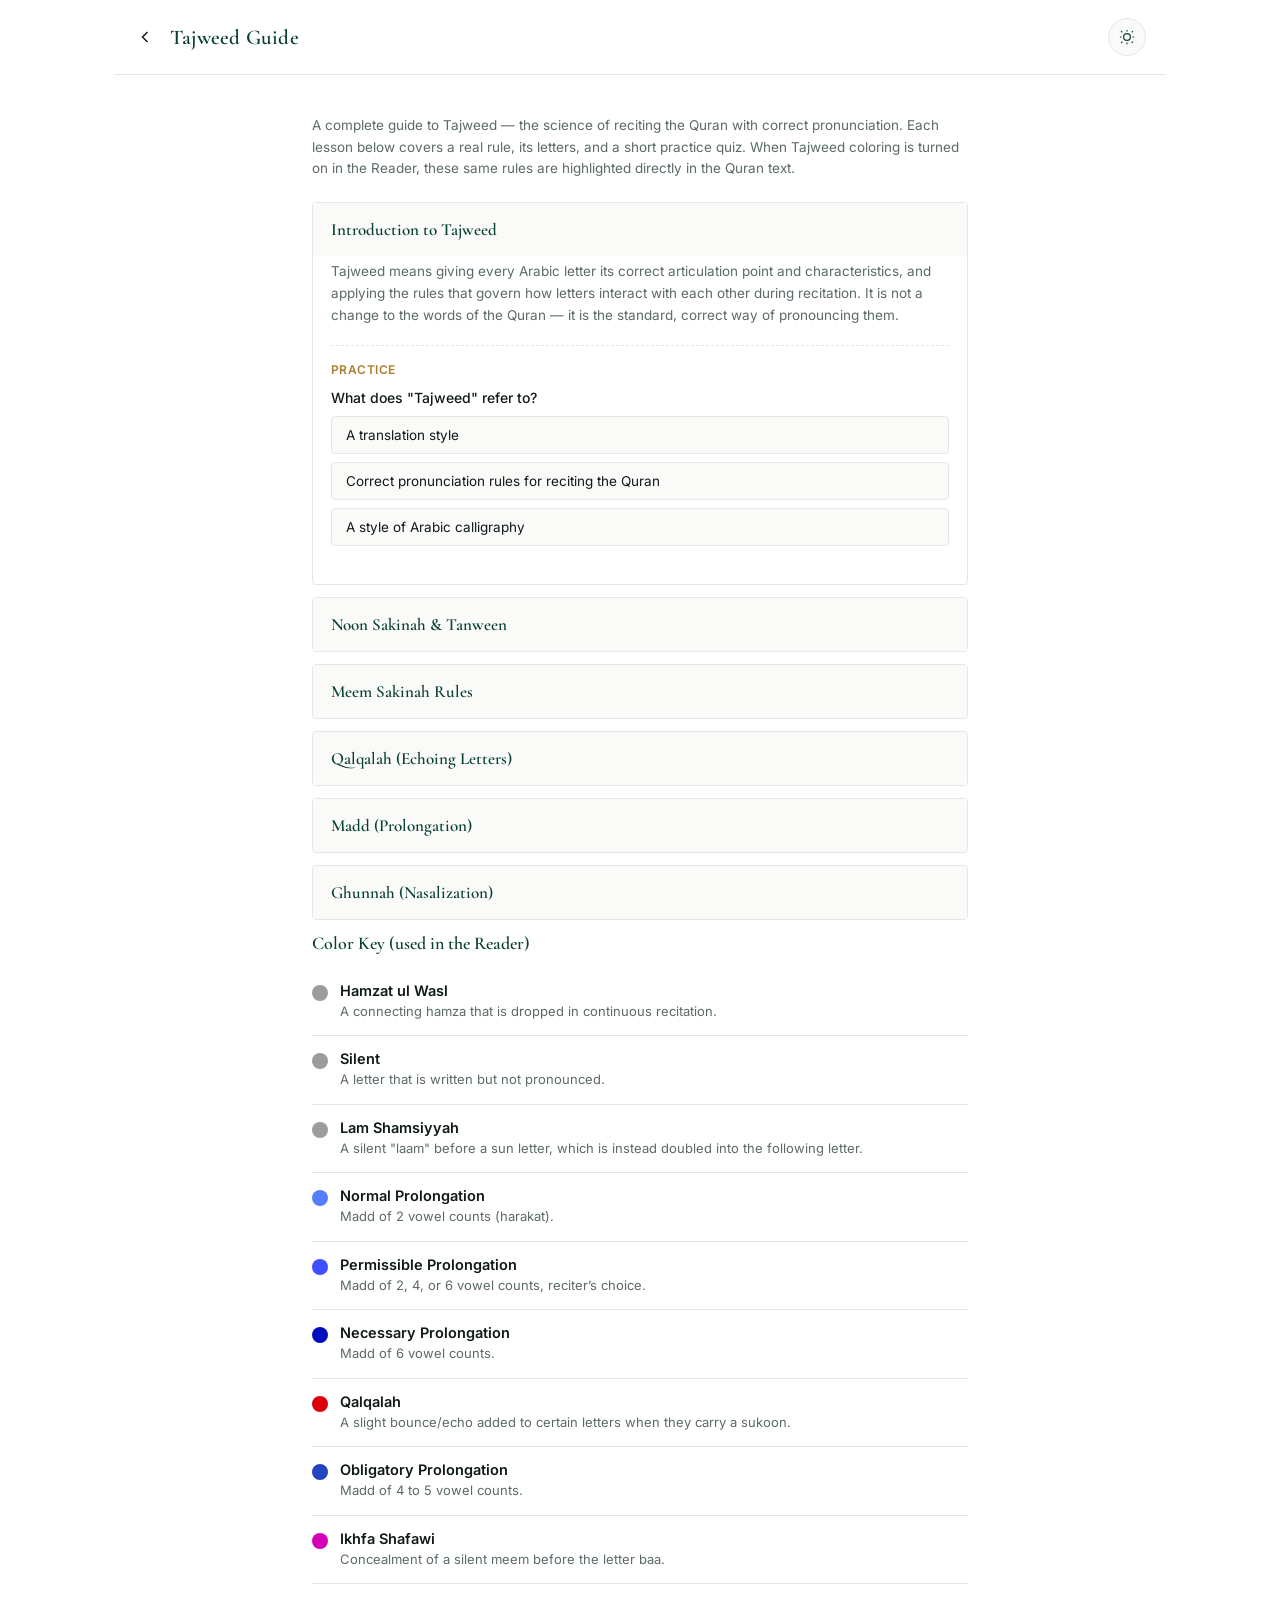
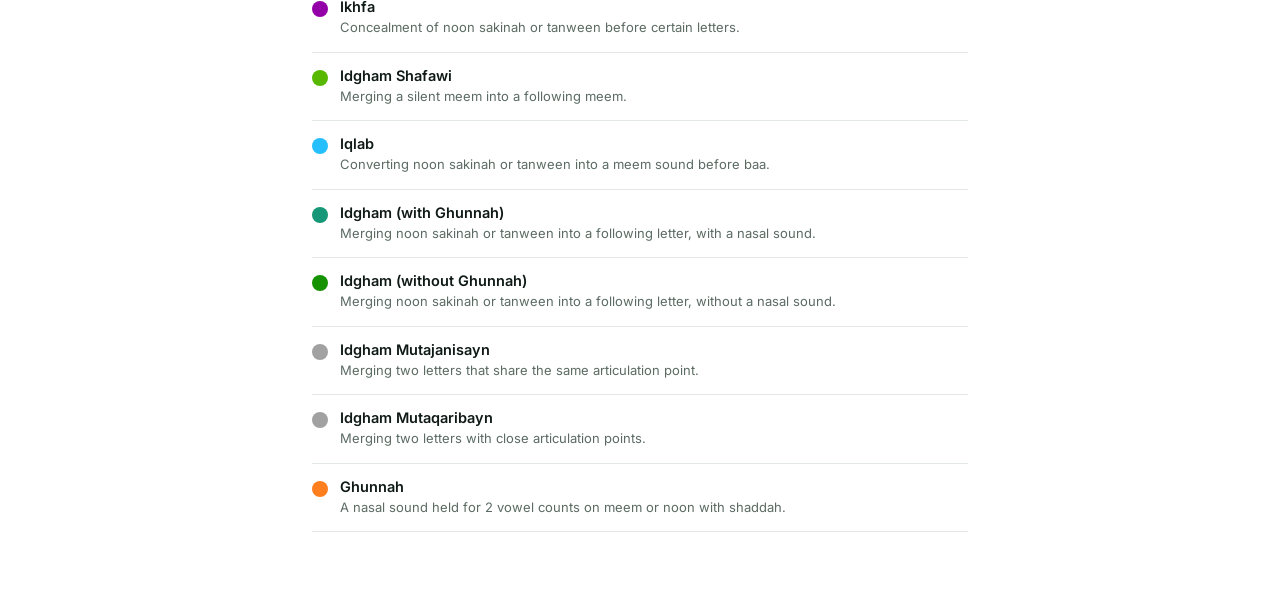
<file: tajweed-guide.html>
<!DOCTYPE html>
<html lang="en">
<head>
<meta charset="UTF-8">
<meta name="viewport" content="width=device-width, initial-scale=1.0">
<title>Tajweed Rules — Complete Guide with Practice Quizzes | Qiratul Quran</title>
<meta name="description" content="Learn Tajweed rules with clear lessons and practice quizzes: Noon Sakinah, Meem Sakinah, Qalqalah, Madd, Ghunnah, and the color-coding system used in the Quran Reader.">
<meta name="keywords" content="Tajweed rules, learn Tajweed, Noon Sakinah, Meem Sakinah, Qalqalah, Madd rules, Ghunnah, Tajweed quiz, Tajweed color code, Quran pronunciation">
<meta name="theme-color" content="#08402F">
<link rel="preconnect" href="https://fonts.googleapis.com">
<link rel="preconnect" href="https://fonts.gstatic.com" crossorigin>
<link href="https://fonts.googleapis.com/css2?family=Amiri:wght@400;700&family=Cormorant+Garamond:wght@500;600;700&family=Inter:wght@400;500;600;700&display=swap" rel="stylesheet">
<link rel="stylesheet" href="style.css">
</head>
<body>

<div class="app-shell">

  <header class="topbar">
    <div class="brand">
      <a href="settings.html" class="back-link" aria-label="Back to Settings">
        <svg viewBox="0 0 24 24" fill="none" stroke="currentColor" stroke-width="1.8"><path d="M15 6l-6 6 6 6"/></svg>
      </a>
      <span class="brand-name">Tajweed Guide</span>
    </div>
    <button class="theme-toggle" id="themeToggle" aria-label="Switch between light and dark mode">
      <svg class="icon-sun" viewBox="0 0 24 24" fill="none" stroke="currentColor" stroke-width="1.6"><circle cx="12" cy="12" r="4.5"/><path d="M12 2.5v2.2M12 19.3v2.2M4.2 4.2l1.55 1.55M18.25 18.25l1.55 1.55M2.5 12h2.2M19.3 12h2.2M4.2 19.8l1.55-1.55M18.25 5.75l1.55-1.55"/></svg>
      <svg class="icon-moon" viewBox="0 0 24 24" fill="none" stroke="currentColor" stroke-width="1.6"><path d="M20 14.2A8.5 8.5 0 1 1 9.8 4a6.8 6.8 0 0 0 10.2 10.2Z"/></svg>
    </button>
  </header>

  <main class="content">
    <p class="page-intro">
      A complete guide to Tajweed — the science of reciting the Quran with correct pronunciation. Each lesson below covers a real rule, its letters, and a short practice quiz. When Tajweed coloring is turned on in the Reader, these same rules are highlighted directly in the Quran text.
    </p>

    <div id="lessonsContainer"></div>

    <h2 class="settings-heading" style="margin-top:8px;">Color Key (used in the Reader)</h2>
    <ul class="tajweed-legend" id="tajweedLegend"></ul>
  </main>

</div>

<script src="script.js"></script>
<script src="tajweed-guide.js"></script>
</body>
</html>
</file>
<file: style.css>
/* ==========================================================================
   Qiratul Quran — Design tokens
   ========================================================================== */
:root {
  /* Light mode palette — clean, minimal, high-contrast */
  --bg: #FFFFFF;
  --bg-elevated: #FAFAF8;
  --ink: #0F1A16;
  --ink-soft: #5B6B63;
  --primary: #08402F;
  --primary-soft: #EAF2EE;
  --gold: #A97F2E;
  --gold-soft: #F5EDDB;
  --border: #E4E8E5;
  --shadow: 0 1px 2px rgba(15, 26, 22, 0.04);

  --font-arabic: 'Amiri', 'Traditional Arabic', serif;
  --font-display: 'Cormorant Garamond', Georgia, serif;
  --font-body: 'Inter', -apple-system, BlinkMacSystemFont, sans-serif;

  --radius-sm: 4px;
  --radius-md: 10px;
  --container: 720px;
}

[data-theme="dark"] {
  --bg: #06110D;
  --bg-elevated: #0C1B15;
  --ink: #EEF3F0;
  --ink-soft: #93A39B;
  --primary: #3FA382;
  --primary-soft: #112620;
  --gold: #C9A24E;
  --gold-soft: #1D170B;
  --border: #1B2B24;
  --shadow: 0 1px 2px rgba(0, 0, 0, 0.4);
}

* { box-sizing: border-box; }

html, body {
  margin: 0;
  padding: 0;
  background: var(--bg);
  color: var(--ink);
  font-family: var(--font-body);
  -webkit-font-smoothing: antialiased;
  transition: background 0.25s ease, color 0.25s ease;
}

body {
  min-height: 100vh;
}

a {
  color: inherit;
  text-decoration: none;
}

@media (prefers-reduced-motion: reduce) {
  * { animation: none !important; transition: none !important; }
}

/* ==========================================================================
   Shell / layout
   ========================================================================== */
.app-shell {
  max-width: 1100px;
  margin: 0 auto;
  min-height: 100vh;
  display: flex;
  flex-direction: column;
}

.content {
  flex: 1;
  width: 100%;
  max-width: var(--container);
  margin: 0 auto;
  padding: 28px 20px 100px;
}

/* ==========================================================================
   Top bar
   ========================================================================== */
.topbar {
  display: flex;
  align-items: center;
  justify-content: space-between;
  padding: 18px 20px;
  border-bottom: 1px solid var(--border);
}

.brand {
  display: flex;
  align-items: center;
  gap: 10px;
}

.brand-mark {
  color: var(--gold);
  font-size: 20px;
  line-height: 1;
}

.brand-name {
  font-family: var(--font-display);
  font-weight: 600;
  font-size: 21px;
  letter-spacing: 0.01em;
  color: var(--primary);
}

[data-theme="dark"] .brand-name { color: var(--ink); }

.theme-toggle {
  width: 38px;
  height: 38px;
  border-radius: 50%;
  border: 1px solid var(--border);
  background: var(--bg-elevated);
  color: var(--primary);
  display: flex;
  align-items: center;
  justify-content: center;
  cursor: pointer;
}

[data-theme="dark"] .theme-toggle { color: var(--gold); }

.theme-toggle svg { width: 18px; height: 18px; }
.icon-moon { display: none; }
[data-theme="dark"] .icon-sun { display: none; }
[data-theme="dark"] .icon-moon { display: block; }

/* ==========================================================================
   Hero
   ========================================================================== */
.hero {
  text-align: center;
  padding: 28px 0 36px;
  animation: heroFade 0.6s ease both;
}

@keyframes heroFade {
  from { opacity: 0; transform: translateY(6px); }
  to { opacity: 1; transform: translateY(0); }
}

.hero-bismillah {
  font-family: var(--font-arabic);
  font-size: 30px;
  color: var(--gold);
  margin: 0 0 16px;
  line-height: 1.6;
}

.hero-title {
  font-family: var(--font-display);
  font-weight: 600;
  font-size: 40px;
  margin: 0 0 10px;
  color: var(--ink);
}

.hero-sub {
  font-size: 15px;
  color: var(--ink-soft);
  margin: 0 auto;
  max-width: 42ch;
  line-height: 1.6;
}

/* ==========================================================================
   Panels (Continue reading / Daily ayah)
   ========================================================================== */
.panel {
  background: var(--bg-elevated);
  border: 1px solid var(--border);
  border-left: 3px solid var(--gold);
  border-radius: var(--radius-sm);
  padding: 20px 22px;
  margin-bottom: 18px;
}

.panel-label {
  font-family: var(--font-display);
  font-size: 15px;
  font-weight: 600;
  color: var(--primary);
  margin-bottom: 12px;
}

[data-theme="dark"] .panel-label { color: var(--gold); }

.continue-row {
  display: flex;
  align-items: center;
  justify-content: space-between;
  gap: 16px;
}

.continue-info {
  display: flex;
  flex-direction: column;
  gap: 2px;
}

.continue-surah {
  font-size: 17px;
  font-weight: 600;
}

.continue-ayah {
  font-size: 13px;
  color: var(--ink-soft);
}

.btn {
  display: inline-flex;
  align-items: center;
  justify-content: center;
  padding: 9px 18px;
  border-radius: var(--radius-sm);
  font-size: 14px;
  font-weight: 600;
  white-space: nowrap;
}

.btn-primary {
  background: var(--primary);
  color: var(--bg-elevated);
}

[data-theme="dark"] .btn-primary {
  background: var(--gold);
  color: #14100A;
}

.progress-track {
  margin-top: 16px;
  height: 4px;
  border-radius: 2px;
  background: var(--border);
  overflow: hidden;
}

.progress-fill {
  height: 100%;
  background: var(--gold);
}

.ayah-placeholder p {
  margin: 0;
  font-size: 14px;
  font-style: italic;
  color: var(--ink-soft);
  line-height: 1.7;
}

/* ==========================================================================
   Quick access grid
   ========================================================================== */
.quick-access {
  display: grid;
  grid-template-columns: repeat(3, 1fr);
  gap: 10px;
  margin-top: 26px;
}

.quick-item {
  display: flex;
  flex-direction: column;
  align-items: center;
  gap: 8px;
  padding: 18px 8px;
  border: 1px solid var(--border);
  border-radius: var(--radius-sm);
  background: var(--bg-elevated);
}

.quick-icon {
  width: 26px;
  height: 26px;
  color: var(--primary);
}

[data-theme="dark"] .quick-icon { color: var(--gold); }

.quick-icon svg { width: 100%; height: 100%; }

.quick-label {
  font-size: 12.5px;
  font-weight: 500;
  color: var(--ink);
}

/* ==========================================================================
   Bottom nav (mobile)
   ========================================================================== */
.bottom-nav {
  position: fixed;
  bottom: 0;
  left: 0;
  right: 0;
  display: flex;
  justify-content: space-around;
  align-items: center;
  background: var(--bg-elevated);
  border-top: 1px solid var(--border);
  padding: 10px 6px calc(10px + env(safe-area-inset-bottom));
  z-index: 10;
}

.nav-item {
  display: flex;
  flex-direction: column;
  align-items: center;
  gap: 4px;
  color: var(--ink-soft);
  font-size: 10.5px;
  font-weight: 500;
  min-width: 52px;
}

.nav-item svg {
  width: 21px;
  height: 21px;
}

.nav-item.is-active {
  color: var(--primary);
}

[data-theme="dark"] .nav-item.is-active { color: var(--gold); }

/* ==========================================================================
   Back link (secondary pages)
   ========================================================================== */
.back-link {
  display: flex;
  align-items: center;
  justify-content: center;
  width: 22px;
  height: 22px;
  color: var(--ink);
  margin-right: 4px;
}

.back-link svg { width: 20px; height: 20px; }

/* ==========================================================================
   Search bar
   ========================================================================== */
.search-bar {
  display: flex;
  align-items: center;
  gap: 10px;
  border: 1px solid var(--border);
  border-radius: var(--radius-sm);
  padding: 12px 14px;
  margin-bottom: 16px;
  background: var(--bg-elevated);
}

.search-icon {
  width: 18px;
  height: 18px;
  color: var(--ink-soft);
  flex-shrink: 0;
}

.search-bar input {
  border: none;
  outline: none;
  background: transparent;
  font-family: var(--font-body);
  font-size: 15px;
  color: var(--ink);
  width: 100%;
}

.search-bar input::placeholder {
  color: var(--ink-soft);
}

/* ==========================================================================
   Tabs
   ========================================================================== */
.tab-group {
  display: flex;
  gap: 4px;
  border-bottom: 1px solid var(--border);
  margin-bottom: 6px;
}

.tab {
  font-family: var(--font-body);
  font-size: 14px;
  font-weight: 600;
  color: var(--ink-soft);
  background: none;
  border: none;
  padding: 10px 4px;
  margin-right: 18px;
  cursor: pointer;
  position: relative;
}

.tab.is-active {
  color: var(--primary);
}

[data-theme="dark"] .tab.is-active { color: var(--gold); }

.tab.is-active::after {
  content: '';
  position: absolute;
  left: 0;
  right: 0;
  bottom: -1px;
  height: 2px;
  background: var(--gold);
}

/* ==========================================================================
   Item list (Surahs / Juz)
   ========================================================================== */
.item-list {
  list-style: none;
  margin: 0;
  padding: 0;
}

.item-row {
  border-bottom: 1px solid var(--border);
}

.item-link {
  display: flex;
  align-items: center;
  gap: 14px;
  padding: 14px 4px;
}

.item-number {
  flex-shrink: 0;
  width: 30px;
  height: 30px;
  border-radius: 50%;
  border: 1px solid var(--border);
  display: flex;
  align-items: center;
  justify-content: center;
  font-size: 12.5px;
  font-weight: 600;
  color: var(--primary);
}

[data-theme="dark"] .item-number { color: var(--gold); }

.item-main {
  flex: 1;
  min-width: 0;
  display: flex;
  flex-direction: column;
  gap: 2px;
}

.item-title {
  font-size: 15.5px;
  font-weight: 600;
  color: var(--ink);
}

.item-meta {
  font-size: 12.5px;
  color: var(--ink-soft);
}

.item-arabic {
  font-family: var(--font-arabic);
  font-size: 20px;
  color: var(--ink);
  flex-shrink: 0;
}

/* ==========================================================================
   State messages (loading / error / empty)
   ========================================================================== */
.state-message {
  text-align: center;
  padding: 40px 20px;
  font-size: 14px;
  color: var(--ink-soft);
}

.link-btn {
  background: none;
  border: none;
  padding: 0;
  color: var(--gold);
  font-weight: 600;
  cursor: pointer;
  text-decoration: underline;
  font-size: 14px;
}

/* ==========================================================================
   Topbar actions / icon buttons
   ========================================================================== */
.topbar-actions {
  display: flex;
  align-items: center;
  gap: 8px;
}

.icon-btn {
  width: 38px;
  height: 38px;
  border-radius: 50%;
  border: 1px solid var(--border);
  background: var(--bg-elevated);
  color: var(--primary);
  display: flex;
  align-items: center;
  justify-content: center;
  cursor: pointer;
}

[data-theme="dark"] .icon-btn { color: var(--gold); }
.icon-btn svg { width: 18px; height: 18px; }

.icon-btn.is-active {
  background: var(--primary);
  color: var(--bg-elevated);
  border-color: var(--primary);
}

[data-theme="dark"] .icon-btn.is-active {
  background: var(--gold);
  color: #14100A;
  border-color: var(--gold);
}

/* ==========================================================================
   Font size popover
   ========================================================================== */
.font-popover {
  position: sticky;
  top: 0;
  z-index: 5;
  background: var(--bg-elevated);
  border-bottom: 1px solid var(--border);
  padding: 16px 20px;
  flex-direction: column;
  gap: 14px;
}

.font-popover[hidden] { display: none; }
.font-popover:not([hidden]) { display: flex; }

.font-popover label {
  display: flex;
  flex-direction: column;
  gap: 6px;
  font-size: 13px;
  color: var(--ink-soft);
}

/* ==========================================================================
   Quran Reader
   ========================================================================== */
.reader-content { padding-bottom: 120px; }

.surah-header {
  text-align: center;
  padding: 20px 0 28px;
  border-bottom: 1px solid var(--border);
  margin-bottom: 20px;
}

.surah-header-arabic {
  font-family: var(--font-arabic);
  font-size: 32px;
  margin: 0 0 6px;
  color: var(--ink);
}

.surah-header-meta {
  font-size: 13px;
  color: var(--ink-soft);
  margin: 0 0 20px;
}

.surah-header .hero-bismillah {
  font-size: 26px;
  margin: 0;
}

.source-label {
  font-size: 11.5px;
  color: var(--ink-soft);
  margin: 14px 0 0;
  text-align: center;
}

.reader-content > .source-label {
  text-align: left;
  margin: 0 0 16px;
}

.ayah-list {
  list-style: none;
  margin: 0;
  padding: 0;
}

.surah-divider {
  display: flex;
  align-items: center;
  justify-content: space-between;
  padding: 16px 14px;
  margin: 10px 0;
  background: var(--gold-soft);
  border-radius: var(--radius-sm);
  font-family: var(--font-display);
  font-weight: 600;
  font-size: 15px;
  color: var(--primary);
}

[data-theme="dark"] .surah-divider { color: var(--gold); }
.surah-divider span:last-child { font-family: var(--font-arabic); font-size: 18px; }

.ayah-item {
  padding: 22px 0;
  border-bottom: 1px solid var(--border);
  transition: background 0.4s ease;
}

.ayah-item.is-highlighted,
.ayah-item.is-playing {
  background: var(--gold-soft);
  border-radius: var(--radius-sm);
  padding-left: 10px;
  padding-right: 10px;
}

.ayah-arabic {
  font-family: var(--font-arabic);
  font-size: var(--reader-arabic-size, 28px);
  line-height: 2.1;
  text-align: right;
  color: var(--ink);
  margin: 0 0 14px;
}

.ayah-number-badge {
  display: inline-flex;
  align-items: center;
  justify-content: center;
  width: 26px;
  height: 26px;
  border-radius: 50%;
  border: 1px solid var(--gold);
  color: var(--gold);
  font-family: var(--font-body);
  font-size: 11px;
  font-weight: 600;
  vertical-align: middle;
}

.ayah-translation {
  font-size: var(--reader-translation-size, 16px);
  line-height: 1.7;
  color: var(--ink-soft);
  margin: 0 0 14px;
}

.ayah-actions {
  display: flex;
  gap: 18px;
}

.ayah-action-btn {
  background: none;
  border: none;
  padding: 4px;
  color: var(--ink-soft);
  cursor: pointer;
}

.ayah-action-btn svg { width: 18px; height: 18px; }

.ayah-action-btn.is-active,
.ayah-action-btn.bookmark-btn.is-active { color: var(--gold); }

.ayah-action-btn.is-flashed { color: var(--primary); }
[data-theme="dark"] .ayah-action-btn.is-flashed { color: var(--gold); }

/* Audio bar */
.audio-bar {
  position: fixed;
  left: 0;
  right: 0;
  bottom: 0;
  align-items: center;
  justify-content: center;
  gap: 22px;
  padding: 14px 20px calc(14px + env(safe-area-inset-bottom));
  background: var(--bg-elevated);
  border-top: 1px solid var(--border);
  z-index: 10;
}

.audio-bar[hidden] { display: none; }
.audio-bar:not([hidden]) { display: flex; }

.audio-btn {
  background: none;
  border: none;
  color: var(--primary);
  cursor: pointer;
  display: flex;
}

[data-theme="dark"] .audio-btn { color: var(--gold); }
.audio-btn svg { width: 22px; height: 22px; }

.audio-btn-play {
  width: 46px;
  height: 46px;
  border-radius: 50%;
  background: var(--primary);
  color: var(--bg-elevated);
  align-items: center;
  justify-content: center;
}

[data-theme="dark"] .audio-btn-play { background: var(--gold); color: #14100A; }
.audio-btn-play svg { width: 20px; height: 20px; }

.audio-label {
  font-size: 12.5px;
  color: var(--ink-soft);
  min-width: 60px;
}

/* ==========================================================================
   Daily ayah (home)
   ========================================================================== */
.daily-ayah-arabic {
  font-family: var(--font-arabic);
  font-size: 24px;
  text-align: right;
  line-height: 1.9;
  color: var(--ink);
  margin: 0 0 12px;
}

.daily-ayah-translation {
  font-size: 14px;
  color: var(--ink-soft);
  line-height: 1.6;
  margin: 0 0 8px;
}

.daily-ayah-ref {
  font-size: 12px;
  color: var(--gold);
  font-weight: 600;
  margin: 0;
}

/* ==========================================================================
   Duas page
   ========================================================================== */
.page-intro {
  font-size: 13.5px;
  color: var(--ink-soft);
  line-height: 1.6;
  margin: 0 0 22px;
}

.dua-category-grid {
  grid-template-columns: repeat(2, 1fr);
  gap: 10px;
}

.dua-category-grid[hidden] { display: none; }
.dua-category-grid:not([hidden]) { display: grid; }

.dua-category-card {
  border: 1px solid var(--border);
  border-left: 3px solid var(--gold);
  border-radius: var(--radius-sm);
  padding: 18px 16px;
  background: var(--bg-elevated);
}

.dua-category-label {
  font-size: 14px;
  font-weight: 600;
  color: var(--ink);
}

.dua-list {
  list-style: none;
  margin: 0;
  padding: 0;
}

.dua-item {
  padding: 20px 0;
  border-bottom: 1px solid var(--border);
}

.dua-arabic {
  font-family: var(--font-arabic);
  font-size: 22px;
  text-align: right;
  line-height: 2;
  color: var(--ink);
  margin: 0 0 10px;
}

.dua-translation {
  font-size: 14.5px;
  color: var(--ink-soft);
  line-height: 1.6;
  margin: 0;
}

/* ==========================================================================
   Bookmarks page extras
   ========================================================================== */
.item-row {
  position: relative;
  display: flex;
  align-items: center;
}

.item-row .item-link { flex: 1; }

.remove-bookmark-btn {
  background: none;
  border: none;
  color: var(--ink-soft);
  padding: 8px;
  cursor: pointer;
}

.remove-bookmark-btn svg { width: 16px; height: 16px; }

/* ==========================================================================
   Settings page
   ========================================================================== */
.settings-section {
  margin-bottom: 30px;
}

.settings-heading {
  font-family: var(--font-display);
  font-size: 18px;
  font-weight: 600;
  color: var(--primary);
  margin: 0 0 14px;
}

[data-theme="dark"] .settings-heading { color: var(--gold); }

.settings-row {
  display: flex;
  align-items: center;
  justify-content: space-between;
  padding: 14px 0;
  border-bottom: 1px solid var(--border);
  font-size: 14.5px;
}

.settings-row-stack {
  flex-direction: column;
  align-items: stretch;
  gap: 10px;
}

.settings-row-stack label {
  font-size: 14.5px;
  color: var(--ink);
}

.settings-text {
  font-size: 13.5px;
  color: var(--ink-soft);
  line-height: 1.7;
  margin: 0;
}

.segmented {
  display: flex;
  border: 1px solid var(--border);
  border-radius: var(--radius-sm);
  overflow: hidden;
}

.segmented button {
  background: var(--bg-elevated);
  border: none;
  padding: 7px 14px;
  font-size: 13px;
  font-weight: 500;
  color: var(--ink-soft);
  cursor: pointer;
}

.segmented button.is-active {
  background: var(--primary);
  color: var(--bg-elevated);
}

[data-theme="dark"] .segmented button.is-active {
  background: var(--gold);
  color: #14100A;
}

.select-input {
  width: 100%;
  padding: 10px 12px;
  border: 1px solid var(--border);
  border-radius: var(--radius-sm);
  background: var(--bg-elevated);
  color: var(--ink);
  font-family: var(--font-body);
  font-size: 14px;
}

/* ==========================================================================
   Tajweed lesson book
   ========================================================================== */
.lesson-card {
  border: 1px solid var(--border);
  border-radius: var(--radius-sm);
  margin-bottom: 12px;
  overflow: hidden;
}

.lesson-title {
  padding: 16px 18px;
  font-family: var(--font-display);
  font-size: 17px;
  font-weight: 600;
  color: var(--primary);
  cursor: pointer;
  list-style: none;
  background: var(--bg-elevated);
}

.lesson-title::-webkit-details-marker { display: none; }
[data-theme="dark"] .lesson-title { color: var(--gold); }

.lesson-body {
  padding: 4px 18px 20px;
}

.lesson-intro {
  font-size: 13.5px;
  color: var(--ink-soft);
  line-height: 1.65;
  margin: 0 0 16px;
}

.tajweed-rule-card {
  border-top: 1px solid var(--border);
  padding: 14px 0;
}

.tajweed-rule-head {
  display: flex;
  align-items: center;
  justify-content: space-between;
  gap: 10px;
  margin-bottom: 6px;
}

.tajweed-rule-name {
  font-size: 14px;
  font-weight: 600;
  color: var(--ink);
}

.tajweed-rule-letters {
  font-family: var(--font-arabic);
  font-size: 19px;
  color: var(--gold);
  flex-shrink: 0;
}

.tajweed-rule-desc {
  font-size: 13px;
  color: var(--ink-soft);
  line-height: 1.6;
  margin: 0;
}

.quiz-block {
  margin-top: 18px;
  padding-top: 16px;
  border-top: 1px dashed var(--border);
}

.quiz-heading {
  font-size: 12px;
  font-weight: 600;
  text-transform: uppercase;
  letter-spacing: 0.04em;
  color: var(--gold);
  margin: 0 0 12px;
}

.quiz-question {
  margin-bottom: 18px;
}

.quiz-prompt {
  font-size: 14px;
  font-weight: 500;
  color: var(--ink);
  margin: 0 0 10px;
}

.quiz-options {
  display: flex;
  flex-direction: column;
  gap: 8px;
}

.quiz-option {
  text-align: left;
  padding: 10px 14px;
  border: 1px solid var(--border);
  border-radius: var(--radius-sm);
  background: var(--bg-elevated);
  color: var(--ink);
  font-family: var(--font-body);
  font-size: 13.5px;
  cursor: pointer;
}

.quiz-option:disabled { cursor: default; }

.quiz-option.is-correct {
  border-color: #3FA382;
  background: var(--primary-soft);
  font-weight: 600;
}

.quiz-option.is-incorrect {
  border-color: #DD0008;
  background: rgba(221, 0, 8, 0.08);
}

.quiz-feedback {
  font-size: 13px;
  color: var(--ink-soft);
  margin: 10px 0 0;
  line-height: 1.5;
}

.quiz-feedback.is-correct-text { color: var(--primary); }
[data-theme="dark"] .quiz-feedback.is-correct-text { color: var(--gold); }

/* ==========================================================================
   Tajweed color coding (verified rule colors from AlQuran Cloud)
   ========================================================================== */
.tw-h, .tw-s, .tw-l { color: #9C9C9C; }
.tw-n { color: #537FFF; }
.tw-p { color: #4050FF; }
.tw-m { color: #000EBC; }
.tw-q { color: #DD0008; }
.tw-o { color: #2144C1; }
.tw-c { color: #D500B7; }
.tw-f { color: #9400A8; }
.tw-w { color: #58B800; }
.tw-i { color: #26BFFD; }
.tw-a { color: #169777; }
.tw-u { color: #169200; }
.tw-d, .tw-b { color: #A1A1A1; }
.tw-g { color: #FF7E1E; }

.tajweed-legend {
  list-style: none;
  margin: 0;
  padding: 0;
}

.tajweed-legend-item {
  display: flex;
  align-items: flex-start;
  gap: 12px;
  padding: 14px 0;
  border-bottom: 1px solid var(--border);
}

.tajweed-swatch {
  width: 16px;
  height: 16px;
  border-radius: 50%;
  flex-shrink: 0;
  margin-top: 3px;
}

.tajweed-legend-text { flex: 1; }

.tajweed-legend-name {
  font-size: 14.5px;
  font-weight: 600;
  color: var(--ink);
  margin: 0 0 3px;
}

.tajweed-legend-desc {
  font-size: 13px;
  color: var(--ink-soft);
  line-height: 1.5;
  margin: 0;
}

/* ==========================================================================
   Tablet and up
   ========================================================================== */
@media (min-width: 700px) {
  .content { padding: 40px 32px 60px; }
  .hero { padding: 36px 0 44px; }
  .hero-bismillah { font-size: 36px; }
  .hero-title { font-size: 48px; }
  .bottom-nav { display: none; }
}

@media (min-width: 960px) {
  .app-shell { padding: 0 24px; }
  .quick-access { gap: 16px; }
  .quick-item { padding: 24px 10px; }
}
</file>
